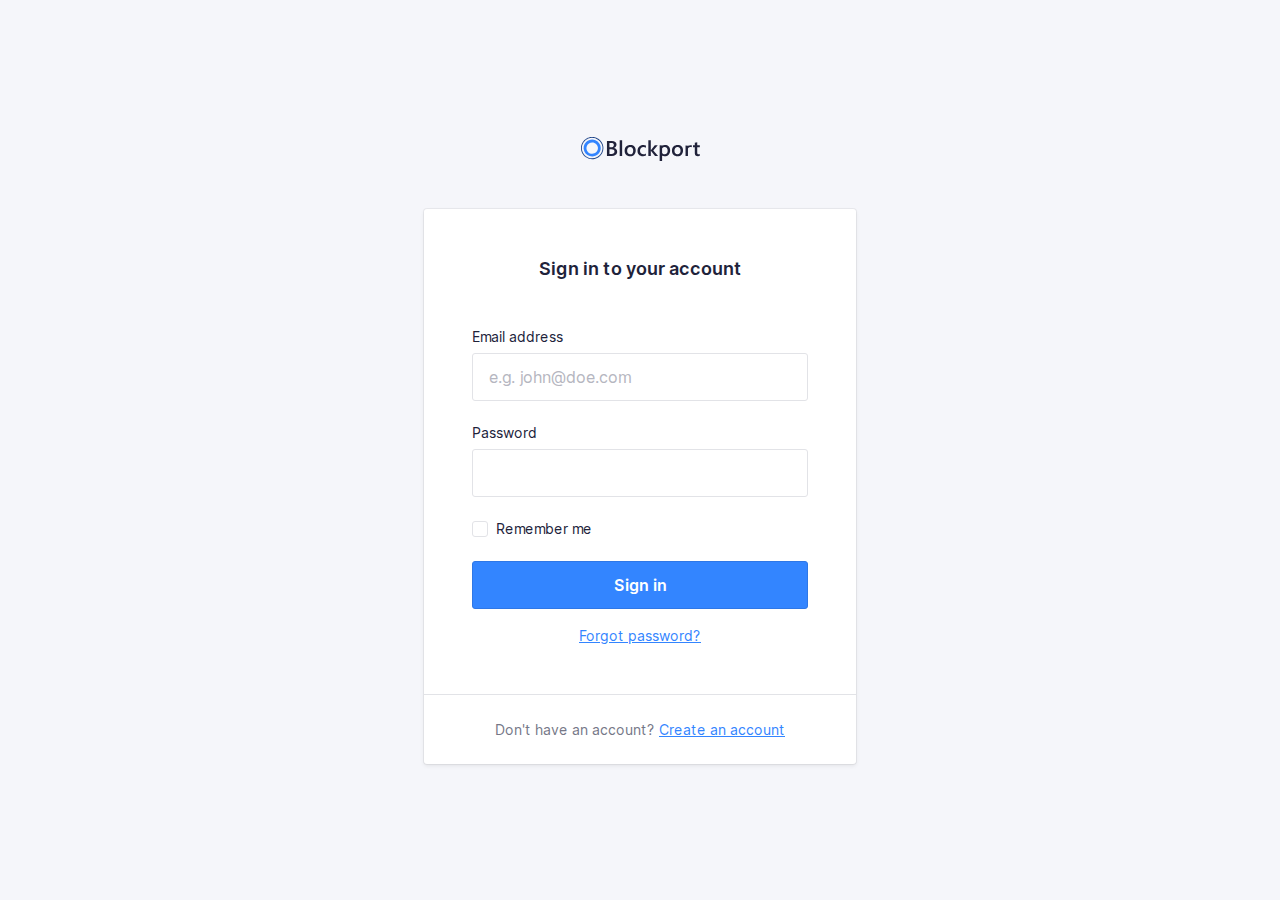
<file: index.html>
<!doctype html>
<html lang="en">
    <head>
        <meta charset="utf-8">
        <meta http-equiv="x-ua-compatible" content="ie=edge">
        <title>Blockport - Sign in</title>
        <meta name="description" content="This is my HTML5 boilerplate.">
        <meta name="viewport" content="width=device-width, initial-scale=1.0">
        <meta name="msapplication-TileColor" content="#3385FF">
        <meta name="theme-color" content="#3385FF">

        <link rel="apple-touch-icon" sizes="180x180" href="apple-touch-icon.png">
        <link rel="icon" type="image/png" sizes="32x32" href="favicon-32x32.png">
        <link rel="icon" type="image/png" sizes="16x16" href="favicon-16x16.png">
        <link rel="manifest" href="site.webmanifest">
        <link rel="mask-icon" href="safari-pinned-tab.svg" color="#3385FF">

        <link rel="stylesheet" href="css/normalize.css">
		<link rel="stylesheet" href="css/screen.css">        

        <script src="script/app.js"></script>
    </head>
    <body>
        <section class="o-row o-row--lg o-row--login">
            <div class="o-container u-max-width-xs">
                <h1 class="c-logo">
                    <svg class="c-logo__symbol" viewBox="0 0 119 24" xmlns="http://www.w3.org/2000/svg">
                        <path class="c-logo__path c-logo__path--1" d="M25.9496128,18.9917356 L25.9496128,4.04231406 L30.7396633,4.04231406 C32.19945,4.04231406 33.3560606,4.35834712 34.2094949,4.99041321 C35.0252057,5.55089835 35.5052521,6.4769114 35.4896465,7.4598347 C35.5056187,8.25676883 35.2485893,9.03557965 34.7604209,9.6694215 C34.2511175,10.3119823 33.5500641,10.7791057 32.7570539,11.0042975 L32.7570539,11.0459504 C33.6957957,11.1207168 34.5764055,11.5260387 35.2392256,12.1884297 C35.8602694,12.8310744 36.1707912,13.6667769 36.1707912,14.6955372 C36.1979832,15.9155062 35.6268682,17.0730015 34.6382155,17.8016529 C33.6205051,18.5950413 32.3363468,18.9917356 30.7857407,18.9917356 L25.9496128,18.9917356 Z M41.1511616,18.9918689 L38.6990404,18.9918689 L38.6990404,3.18727869 L41.1511616,3.18727869 L41.1511616,18.9918689 Z M49.1105387,19.2396694 C47.4477441,19.2396694 46.1195118,18.741157 45.1258418,17.7441322 C44.1321717,16.7471074 43.6360046,15.4247934 43.6373401,13.7771901 C43.6373401,11.9841322 44.1548767,10.5838017 45.1899495,9.57619833 C46.2250223,8.56859504 47.6200337,8.06479338 49.3749832,8.06479338 C51.0591469,8.06479338 52.3720202,8.55471073 53.3136027,9.53454547 C54.2551852,10.5143802 54.7226376,11.8730579 54.7159596,13.6105785 C54.7159596,15.313719 54.2091077,16.677686 53.195404,17.7024794 C52.1817003,18.7272727 50.8200787,19.2396694 49.1105387,19.2396694 Z M64.9231145,18.4998347 C63.986548,19.011405 62.9292595,19.2667693 61.8599663,19.2396694 C60.2572727,19.2396694 58.9657689,18.7444628 57.9854545,17.7540496 C57.0051402,16.7636364 56.5136477,15.4796694 56.5109764,13.9021488 C56.5109764,12.1434711 57.0385299,10.7312397 58.0936364,9.66545453 C59.1487429,8.59966942 60.5611166,8.0661157 62.3307576,8.06479338 C63.2258904,8.04636779 64.1144193,8.22027864 64.9351347,8.57454547 L64.9351347,10.8277686 C64.2490961,10.2941313 63.4035149,10.0011171 62.5310943,9.99471073 C61.5738178,9.96365776 60.6492491,10.3415166 59.9928283,11.0320661 C59.3330526,11.7236364 59.003165,12.6287603 59.003165,13.747438 C59.003165,14.8661157 59.3136869,15.7381818 59.9347306,16.3636364 C60.5557744,17.0023141 61.3891751,17.3216529 62.4349327,17.3216529 C63.3470917,17.3090469 64.2260005,16.9806241 64.9191077,16.3933884 L64.9191077,18.4998347 L64.9231145,18.4998347 Z M77.1256229,18.9918689 L74.0304209,18.9918689 L69.8393771,13.8605902 L69.7973064,13.8605902 L69.7973064,18.9918689 L67.3451852,18.9918689 L67.3451852,3.18727869 L69.7973064,3.18727869 L69.7973064,13.2039344 L69.8393771,13.2039344 L73.7980303,8.31462295 L76.7349663,8.31462295 L72.2814815,13.4718689 L77.1256229,18.9918689 Z M118.81569,18.8747107 C118.223016,19.1343064 117.578072,19.2557712 116.930522,19.2297521 C114.839007,19.2297521 113.793249,18.2380165 113.793249,16.2545455 L113.793249,10.2128926 L111.990219,10.2128926 L111.990219,8.31669423 L113.793249,8.31669423 L113.793249,5.84528927 L116.235354,5.15702479 L116.235354,8.31669423 L118.81569,8.31669423 L118.81569,10.2128926 L116.235354,10.2128926 L116.235354,15.5504132 C116.235354,16.1824793 116.351549,16.6340496 116.583939,16.905124 C116.81633,17.1761983 117.202312,17.3084298 117.741886,17.3018182 C118.130518,17.3099664 118.50999,17.1844984 118.81569,16.9467769 L118.81569,18.8647934 L118.81569,18.8747107 Z M109.678333,8.12826445 C110.052664,8.12904551 110.426384,8.1582218 110.796212,8.21553718 L110.796212,10.2961983 C110.392833,10.129817 109.958979,10.0480952 109.522071,10.0561983 C108.65244,10.0185786 107.815007,10.3854441 107.258266,11.0479339 C107.143588,11.1960713 107.043624,11.3548242 106.959764,11.5219835 L106.959764,18.9917356 L104.519663,18.9917356 L104.519663,8.37818184 L106.959764,8.66776859 L106.959764,8.67768594 C107.814579,8.30025824 108.742499,8.11272598 109.678333,8.12826445 Z M96.4320707,19.2396694 C94.7692761,19.2396694 93.4410438,18.741157 92.4473737,17.7441322 C91.4537037,16.7471074 90.9575366,15.4247934 90.9588721,13.7771901 C90.9588721,11.9841322 91.4764087,10.5838017 92.5114815,9.57619833 C93.5465543,8.56859504 94.9415657,8.06479338 96.6965152,8.06479338 C98.3806789,8.06479338 99.6935522,8.55471073 100.635135,9.53454547 C101.576717,10.5143802 102.04417,11.8730579 102.037492,13.6105785 C102.037492,15.313719 101.53064,16.677686 100.516936,17.7024794 C99.5032323,18.7272727 98.1416107,19.2396694 96.4320707,19.2396694 Z M87.7494781,9.53454547 C88.6883893,10.5157025 89.1578451,11.873719 89.1578451,13.608595 C89.1591806,15.3117355 88.6523287,16.6757025 87.6372896,17.7004959 C86.6222504,18.7252892 85.258625,19.2376859 83.5464141,19.2376859 C82.7065422,19.2489838 81.8737089,19.0847473 81.1023064,18.7557025 L81.1023064,23.8968595 L78.6622054,23.8968595 L78.6622054,8.31471073 L81.1023064,8.60429752 C81.9552279,8.23296681 82.8792553,8.04891403 83.8108586,8.06479338 C85.5017003,8.06479338 86.8145736,8.55471073 87.7494781,9.53454547 Z M96.5422559,9.99471073 C95.6726247,9.95709108 94.8351921,10.3239565 94.2784512,10.9864463 C93.7241864,11.6476033 93.4470539,12.5580165 93.4470539,13.7176859 C93.4470539,14.8363636 93.7275253,15.7170248 94.288468,16.3596694 C94.8529651,17.0028668 95.6823515,17.3568733 96.5422559,17.3216529 C97.5038721,17.3216529 98.2424466,17.0056198 98.7579798,16.3735537 C99.273513,15.7414876 99.5366216,14.8416529 99.5473064,13.6740496 C99.5473064,12.4998347 99.28954,11.5927273 98.7740067,10.9527273 C98.2584735,10.3127273 97.5145568,9.99338845 96.5422559,9.99471073 Z M28.4438047,6.03570248 L28.4438047,10.286281 L30.0645286,10.286281 C30.9353255,10.286281 31.6178058,10.0833058 32.1119697,9.67735538 C32.6061335,9.27140494 32.8532155,8.69619836 32.8532155,7.95173555 C32.8532155,6.67305785 31.9897643,6.03371902 30.262862,6.03371902 L28.4418013,6.03371902 L28.4438047,6.03570248 Z M28.4438047,12.2796694 L28.4438047,17.0082644 L30.5813973,17.0082644 C31.5163019,17.0082644 32.237514,16.7947108 32.7450337,16.3676033 C33.2602043,15.9259125 33.5416601,15.2742418 33.5083165,14.6003306 C33.5083165,13.0505785 32.4238271,12.2757025 30.2548485,12.2757025 L28.4518182,12.2757025 L28.4438047,12.2796694 Z M49.226734,9.99471073 C48.3571028,9.95709108 47.5196702,10.3239565 46.9629293,10.9864463 C46.4086646,11.6476033 46.131532,12.5580165 46.131532,13.7176859 C46.131532,14.8363636 46.4120034,15.7170248 46.9729461,16.3596694 C47.5370578,17.0036033 48.3664998,17.3583638 49.226734,17.3236364 C50.1883502,17.3236364 50.9269247,17.0076033 51.4424579,16.3755372 C51.9579912,15.7434711 52.2157576,14.8436364 52.2157576,13.6760331 C52.2157576,12.5018182 51.9579912,11.5947107 51.4424579,10.9547107 C50.9269247,10.3147108 50.1883502,9.99471073 49.226734,9.99471073 Z M85.8803367,16.3735537 C86.3958699,15.738843 86.6543043,14.8390083 86.6556397,13.6740496 C86.6556397,12.4985124 86.3978733,11.591405 85.8823401,10.9527273 C85.3668068,10.3140496 84.6282323,9.99471073 83.6666162,9.99471073 C82.796985,9.95709108 81.9595523,10.3239565 81.4028114,10.9864463 C81.2895823,11.124335 81.1896456,11.2724196 81.1043098,11.4287603 L81.1043098,15.9153719 C81.6149937,16.8312057 82.6094895,17.3774459 83.6646128,17.3216529 C84.626229,17.3216529 85.3648035,17.0056198 85.8803367,16.3735537 Z"></path>
                        <path class="c-logo__path c-logo__path--2" d="M11.1988215,19.5867769 C7.72899435,19.5891833 4.59940205,17.5218316 3.26949789,14.3488101 C1.93959376,11.1757885 2.67130845,7.5220381 5.12341434,5.09144786 C7.57552021,2.66085764 11.2650639,1.93214337 14.4714645,3.24513351 C17.6778651,4.55812363 19.7696074,7.65421885 19.771229,11.0895868 C19.7679239,15.7772288 15.9334776,19.5780304 11.1988215,19.5867769 Z M11.1988215,5.38314051 C8.86509736,5.38073339 6.75988968,6.77093308 5.86550131,8.90506387 C4.97111293,11.0391947 5.46382249,13.496632 7.11372873,15.1307206 C8.76363496,16.7648092 11.2455511,17.2534798 13.4013998,16.3687158 C15.5572486,15.4839518 16.962125,13.4001349 16.9605051,11.0895868 C16.9572,7.93949107 14.3805102,5.38572999 11.1988215,5.37917355 L11.1988215,5.38314051 Z"></path>
                        <path class="c-logo__path c-logo__path--3" d="M21.2917845,15.8796694 C21.3118182,15.8380165 21.3358586,15.8023141 21.3558923,15.7606612 C22.6443671,13.0744887 22.7786498,9.98607785 21.7280964,7.20021549 C20.6775431,4.41435317 18.5317957,2.16875244 15.7805219,0.975867769 L15.7805219,0.96 C15.6683333,0.910413222 15.5541414,0.874710744 15.4419529,0.82909091 C15.2937037,0.767603308 15.1434512,0.710082645 14.9931987,0.656528927 C14.792862,0.583140496 14.5925253,0.517685949 14.378165,0.458181816 C14.2319192,0.414545453 14.0856734,0.374876033 13.9394276,0.337190082 C13.7203928,0.281652893 13.501358,0.23338843 13.2823232,0.192396694 C13.1480976,0.16661157 13.0138721,0.144793388 12.8816498,0.124958678 C12.6546016,0.0905785125 12.4275533,0.0634710744 12.2005051,0.0436363637 C12.0762963,0.0337190082 11.9500842,0.0238016529 11.8258754,0.0178512397 C11.5881425,0.00462809917 11.3510774,-0.000661157024 11.1146801,0.00198347107 C10.988468,0.00198347107 10.8622559,0.00198347107 10.7380471,0.0119008265 C10.5076599,0.0218181818 10.2792761,0.0376859504 10.0528956,0.0614876034 C9.9146633,0.0753719009 9.77843434,0.0932231406 9.64220539,0.113057851 C9.44186869,0.142809918 9.22350168,0.176528926 9.01715488,0.218181818 C8.86089226,0.249917356 8.70462963,0.283636364 8.548367,0.321322314 C8.39210438,0.359008265 8.18575758,0.412561983 8.00745791,0.466115701 C7.82915825,0.519669423 7.65286195,0.577190081 7.47656566,0.638677688 C7.30026936,0.70016529 7.17405724,0.747768594 7.02580808,0.807272727 C6.82547138,0.884628098 6.63715488,0.969917355 6.44483165,1.05719008 C6.31861953,1.11471074 6.19441077,1.17421488 6.07220539,1.23768595 C5.87186869,1.34082644 5.67153199,1.45190082 5.47119529,1.56694215 C5.36301347,1.63041322 5.25683502,1.69586777 5.15065657,1.76528926 C4.95165543,1.89752066 4.75666107,2.02975207 4.5656734,2.16198347 C4.46416949,2.23603306 4.36400114,2.31140496 4.26516835,2.38809918 C4.07952302,2.52958678 3.89721661,2.67834711 3.71824916,2.83438017 C3.61607744,2.92363636 3.51791246,3.0168595 3.41774411,3.11008265 C3.25747475,3.26347108 3.10121212,3.42214876 2.94895623,3.5861157 C2.84678451,3.69719008 2.74861953,3.81024794 2.64845118,3.92528926 C2.51021886,4.08793389 2.37599327,4.25454547 2.24777778,4.42512397 C2.15161616,4.55206611 2.05946128,4.68099175 1.96930976,4.82181816 C1.90119529,4.92099175 1.82506734,5.0201653 1.75895623,5.11537188 C1.69284512,5.2105785 1.65878788,5.29190081 1.60670034,5.37917355 C1.53457912,5.49818184 1.46446128,5.61917355 1.40636364,5.74214876 C1.28415825,5.96231406 1.16796296,6.18446282 1.06178451,6.40859504 C1.02372054,6.44826445 0.995673401,6.49586778 0.981649832,6.54148761 C0.967626263,6.58710744 0.939579125,6.65454547 0.915538721,6.71008265 C0.808692479,6.95471075 0.711863077,7.20132232 0.625050505,7.44991735 C0.588989899,7.55438018 0.55426487,7.65884298 0.520875421,7.76330577 C0.444747475,8.00528927 0.377968575,8.24793388 0.320538721,8.49123966 C0.291156005,8.61157023 0.263776655,8.73190084 0.238400673,8.85223141 C0.191655443,9.07966942 0.152255892,9.30710742 0.12020202,9.53454547 C0.10016835,9.67338842 0.0821380471,9.81024795 0.0681144781,9.9490909 C0.0460774411,10.1613223 0.0320538721,10.3715703 0.022037037,10.5838017 C0.022037037,10.7365289 0.010016835,10.8872727 0.010016835,11.04 C0.010016835,11.2383471 0.010016835,11.4366942 0.026043771,11.6350413 C0.026043771,11.7917356 0.0440740741,11.9484297 0.0580976431,12.105124 C0.0761279461,12.3034711 0.104175084,12.5018182 0.132222222,12.7001653 C0.146245791,12.8429752 0.18030303,13.0036364 0.2003367,13.1543802 C0.238400673,13.3527273 0.286481481,13.5510744 0.336565657,13.7494215 C0.380639731,13.8961983 0.406683502,14.0330579 0.446750842,14.1758678 C0.506851852,14.3742149 0.576969697,14.5844628 0.647087542,14.7867769 C0.693164983,14.9157025 0.739242424,15.0446281 0.789326599,15.1715703 C0.871464646,15.3699174 0.963619529,15.5801653 1.05777778,15.7804959 C1.11387205,15.8995041 1.16996633,16.0185124 1.23006734,16.1355372 C1.33223906,16.3338843 1.44242424,16.5322314 1.55461279,16.7166942 C1.62473064,16.8357025 1.69484848,16.9527273 1.76897306,17.0677686 C1.88316498,17.2442975 2.00537037,17.4168595 2.12957912,17.587438 C2.21973064,17.7123967 2.31188552,17.8353719 2.40804714,17.9563636 C2.50420875,18.0773554 2.65646465,18.2519008 2.78468013,18.3966942 C2.91289562,18.5414876 3.02308081,18.6644628 3.14929293,18.7933884 C3.27550505,18.9223141 3.3876936,19.027438 3.51190236,19.1424794 C3.63611111,19.2575206 3.81841751,19.4241322 3.98069024,19.5590082 C4.09287879,19.6522314 4.20907407,19.7434711 4.32727273,19.8327273 C4.50957912,19.9735537 4.69388889,20.1084297 4.88621212,20.2294215 C4.9362963,20.2631405 4.98037037,20.3008265 5.03045455,20.3345455 C7.52290169,21.989742 10.5859073,22.5756212 13.5217147,21.9587191 C16.4575222,21.3418171 19.0161165,19.5746694 20.6146465,17.0598347 L20.6266667,17.0598347 C20.6647306,17.0003306 20.6947811,16.9368595 20.7328451,16.8753719 C20.8149832,16.7424794 20.8911111,16.6036364 20.9692424,16.4647934 C21.0854377,16.2763636 21.1936195,16.08 21.2917845,15.8796694 Z M6.96771044,20.4198347 C6.40765296,20.1694737 5.87129224,19.8701033 5.36501684,19.5252893 C5.18671717,19.4042975 5.01442761,19.2773554 4.84614478,19.1464463 C4.73996633,19.065124 4.63378788,18.9818182 4.53161616,18.8965289 C4.38136364,18.7715703 4.23912458,18.6406612 4.09888889,18.5097521 C3.9586532,18.378843 3.87451178,18.2995041 3.76632997,18.1884297 C3.65814815,18.0773554 3.53794613,17.9444628 3.42976431,17.8214876 C3.32158249,17.6985124 3.19737374,17.5557025 3.08718855,17.4247934 C2.97700337,17.2938843 2.91489899,17.1986777 2.83075758,17.0836364 C2.71656566,16.9249587 2.60237374,16.766281 2.49819865,16.6036364 C2.43008418,16.4965289 2.36597643,16.3894215 2.29786195,16.2803306 C2.19368687,16.1038017 2.09752525,15.9252893 1.9973569,15.7447934 C1.94126263,15.6376859 1.89117845,15.528595 1.83909091,15.4195041 C1.7609596,15.2231405 1.67681818,15.0386777 1.60069024,14.8482644 C1.55461279,14.7332231 1.51454545,14.6161983 1.47247475,14.501157 C1.40436027,14.3127273 1.34025253,14.1242975 1.28415825,13.9319008 C1.24609428,13.8029752 1.2140404,13.6760331 1.18198653,13.5490909 C1.13590909,13.3626446 1.09183502,13.1761983 1.05577441,12.9897521 C1.02973064,12.8429752 1.0076936,12.7140496 0.981649832,12.5771901 C0.953602694,12.3927273 0.92956229,12.2082644 0.911531987,12.0218182 C0.897508418,11.8809918 0.889494949,11.7401653 0.881481481,11.5993388 C0.881481481,11.4109091 0.865454545,11.2224794 0.865454545,11.0340496 C0.865454545,10.8971901 0.865454545,10.7603306 0.877474747,10.6254545 C0.877474747,10.4271074 0.899511785,10.2287603 0.919545455,10.0304132 C0.931565657,9.90743803 0.94959596,9.78247936 0.965622896,9.65950414 C0.995673401,9.44528927 1.03173401,9.23107436 1.07580808,9.01884299 C1.09784512,8.91173555 1.12188552,8.80462812 1.14792929,8.69950414 C1.20402357,8.47074382 1.27080247,8.24330577 1.34826599,8.01719009 C1.37764871,7.9246281 1.408367,7.83206612 1.44042088,7.73950414 C1.52189113,7.50545453 1.61204265,7.2740496 1.71087542,7.04528927 C1.75094276,6.95206611 1.7910101,6.86082645 1.83508418,6.76958679 C1.93525253,6.55537188 2.03542088,6.3490909 2.15762626,6.14479338 C2.21973064,6.03570248 2.27983165,5.92661158 2.34594276,5.81752064 C2.45412458,5.63900825 2.5683165,5.46644628 2.68651515,5.29586778 C2.7686532,5.17685949 2.85279461,5.0598347 2.93893939,4.94479338 C3.06047699,4.7847934 3.18602133,4.62876031 3.31557239,4.47669423 C3.40505612,4.36826447 3.49520763,4.26710742 3.58602694,4.17322312 C3.73026936,4.01983471 3.87718294,3.86842975 4.02676768,3.71900826 C4.11491582,3.63438017 4.20506734,3.55173554 4.29722222,3.47107438 C4.46016275,3.32694215 4.62710998,3.18809917 4.79806397,3.05454545 C4.88754769,2.98446281 4.978367,2.91834711 5.07052189,2.85619835 C5.24815375,2.72396694 5.42912458,2.60099173 5.61343434,2.48727273 C5.71093152,2.42512397 5.80909651,2.36561983 5.90792929,2.30876033 C6.09090349,2.20165289 6.27654882,2.09983471 6.46486532,2.00330579 C6.57705387,1.94644628 6.69057799,1.89157025 6.80543771,1.83867769 C6.98306957,1.75669422 7.16203704,1.67933884 7.34234007,1.60661157 C7.47589785,1.55239669 7.61413018,1.50082645 7.75703704,1.45190082 C7.91864196,1.39504132 8.08225029,1.34214876 8.24786195,1.29322314 C8.41347361,1.24429752 8.57975307,1.2 8.74670034,1.16033058 C8.8896072,1.12595041 9.03318182,1.09421488 9.17742424,1.06512397 C9.36841191,1.02677686 9.56073514,0.994380165 9.75439394,0.967933885 C9.87993826,0.950743802 10.0061504,0.934876033 10.1330303,0.920330577 C10.3440516,0.899173554 10.5557407,0.883966942 10.7680976,0.874710744 L11.1126768,0.874710744 C11.3317116,0.874710744 11.5514141,0.880000001 11.7717845,0.890578513 L12.1143603,0.914380167 C12.3307239,0.932892563 12.5464197,0.958677687 12.7614478,0.991735538 C12.8829854,1.01024793 13.004523,1.0307438 13.1260606,1.05322314 C13.330404,1.09157025 13.5347475,1.13652893 13.7390909,1.18809918 C13.8713131,1.22181818 14.0035354,1.25752066 14.1397643,1.29719008 C14.3320875,1.35404959 14.523743,1.41619835 14.7147306,1.48363636 C14.8509596,1.53322314 14.9851852,1.58479339 15.115404,1.64033058 C17.755199,2.69780719 19.8336285,4.79210648 20.8551251,7.42387715 C21.8766218,10.0556478 21.7496417,12.9890377 20.5044613,15.5246281 C20.4123064,15.7229752 20.3041246,15.8975206 20.207963,16.08 C20.1378451,16.2029752 20.0697306,16.3279339 19.9956061,16.4489256 C17.2731751,20.8198837 11.7011151,22.517402 6.96771044,20.4178512 L6.96771044,20.4198347 Z"></path>
                    </svg>
                </h1>
                <form class="c-card" action="#">
                    <div class="c-card__body">
                        <h2 class="c-card__title">
                            Sign in to your account
                        </h2>
                        <p class="js-email-field c-form-field">
                            <label class="c-label" for="username">
                                Email address   
                                <span class="c-label__error-message js-email-error-message">
                                    This field is required.
                                </span>                             
                            </label>
                            <input class="js-email-input c-input" type="email" name="username" id="username" placeholder="e.g. john@doe.com" required>
                        </p>
                        <p class="js-password-field c-form-field">
                            <label class="c-label" for="password">
                                <span class="c-label__error-message js-password-error-message">
                                    This field is required.
                                </span>
								Password								
                            </label>                            
                            <input class="js-password-input c-input" type="password" name="password" id="password" required>
                        </p>
                        <!-- Custom checkbox -->
                        <p class="c-form-field c-form-field--option">
                            <input class="o-hide-accessible c-option c-option--hidden js-remember-input" type="checkbox" id="customRememberme">
                            <label class="c-label c-label--option c-custom-option js-remember-label" for="customRememberme">
                                <span class="c-custom-option__fake-input c-custom-option__fake-input--checkbox">
                                    <svg class="c-custom-option__symbol" xmlns="http://www.w3.org/2000/svg" viewBox="0 0 9 6.75">
                                        <path d="M4.75,9.5a1,1,0,0,1-.707-.293l-2.25-2.25A1,1,0,1,1,3.207,5.543L4.75,7.086,8.793,3.043a1,1,0,0,1,1.414,1.414l-4.75,4.75A1,1,0,0,1,4.75,9.5" transform="translate(-1.5 -2.75)"/>
                                    </svg>
                                </span>
                                Remember me
                            </label>
                        </p>
                        <p class="u-mb-md">
                            <!-- Button -->
                            <button class="js-sign-in o-button-reset c-button js-sign-in-button">Sign in</button>
                        </p>
                        <p class="u-text-sm u-align-text-center">
                            <a href="#!">
                                Forgot password?
                            </a>
                        </p>
                    </div>
                    <div class="c-card__footer">
                        <p class="u-align-text-center u-text-sm u-color-neutral-dark">
                            Don't have an account? <a href="#">Create an account</a>
                        </p>
                    </div>
                </form>

            </div>
        </section>
    </body>
</html>
</file>
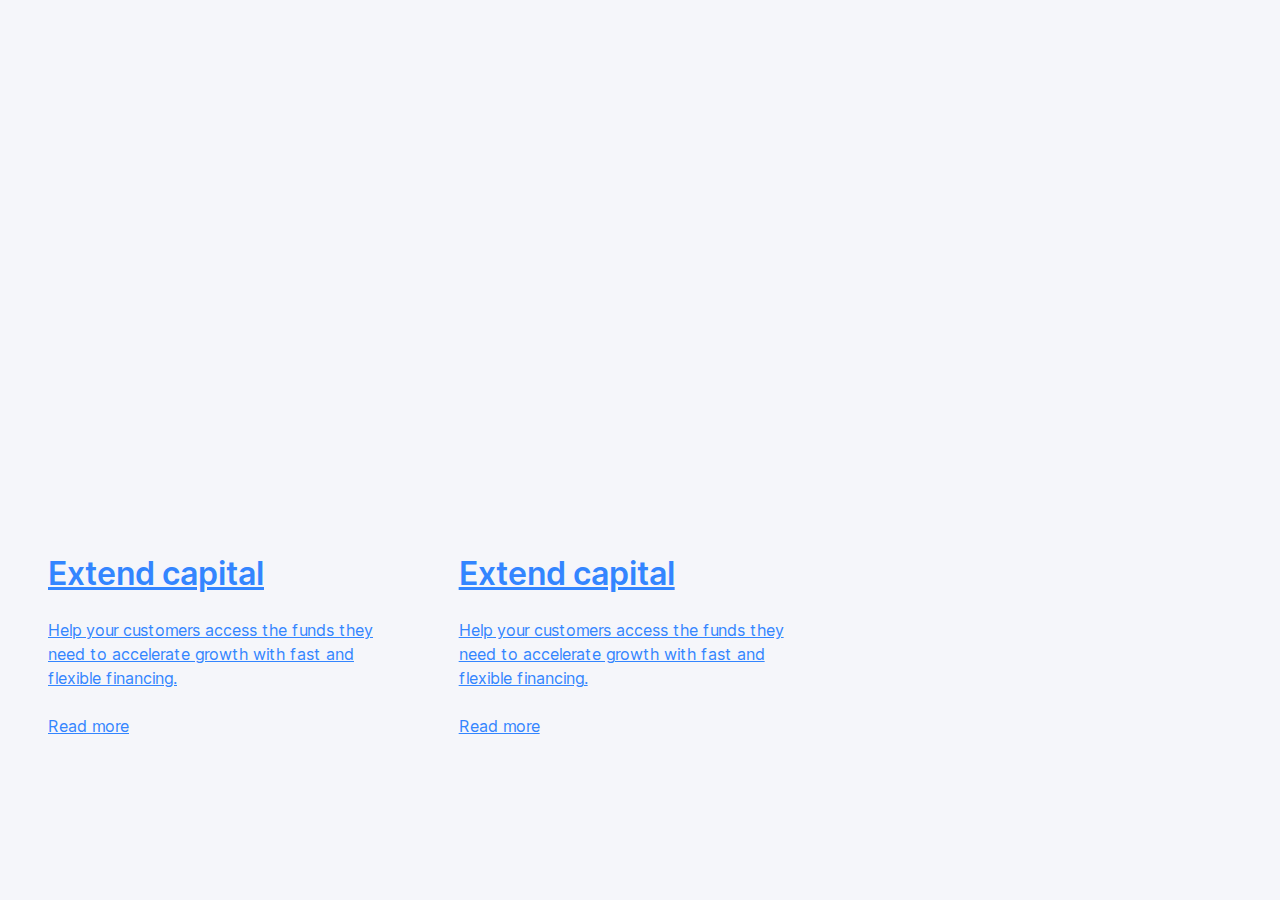
<file: cards.html>
<!doctype html>
<html lang="en">
    <head>
        <meta charset="utf-8">
        <meta http-equiv="x-ua-compatible" content="ie=edge">
        <title>Blockport - Sign in</title>
        <meta name="description" content="This is my HTML5 boilerplate.">
        <meta name="viewport" content="width=device-width, initial-scale=1.0">
        <meta name="msapplication-TileColor" content="#3385FF">
        <meta name="theme-color" content="#3385FF">

        <link rel="apple-touch-icon" sizes="180x180" href="apple-touch-icon.png">
        <link rel="icon" type="image/png" sizes="32x32" href="favicon-32x32.png">
        <link rel="icon" type="image/png" sizes="16x16" href="favicon-16x16.png">
        <link rel="manifest" href="site.webmanifest">
        <link rel="mask-icon" href="safari-pinned-tab.svg" color="#3385FF">

        <link rel="stylesheet" href="css/normalize.css">
		<link rel="stylesheet" href="css/screen.css">
    </head>
    <body>
        <section class="o-row o-row--lg o-row--login">
            <div class="o-container">
                <div class="o-layout o-layout--gutter-lg">
                    <div class="o-layout__item u-1-of-3-bp3">
                        <a href="#!" class="c-tent">
                            <div class="c-tent__icon-wrapper">
                                <svg class="c-tent__icon c-icon" xmlns="http://www.w3.org/2000/svg" viewBox="0 0 48 48">
                                    <g fill="none" fill-rule="evenodd">
                                        <circle class="c-icon__path c-icon__path--color-1" cx="24" cy="24" r="23"></circle>
                                        <path class="c-icon__path c-icon__path--color-2" d="M23.03 36v-3.74a11.64 11.64 0 0 1-3.77-1.07v-3.07a8.36 8.36 0 0 0 4.56 1.5c1.67 0 2.82-.86 2.82-2.11 0-3.15-7.64-1.62-7.64-7.12 0-2.25 1.59-3.94 4.03-4.48V12h2.84v3.74c1.1.1 2.23.38 3.36.9v2.98a8 8 0 0 0-4.15-1.25c-1.6 0-2.72.77-2.72 1.97 0 3 7.64 1.46 7.64 7.11 0 2.33-1.62 4.1-4.13 4.66V36h-2.84z">
                                        </path>
                                    </g>
                                </svg>
                            </div>
                            <div class="c-tent__body">
                                <div class="c-tent__content">
                                    <h2 class="c-tent__title">
                                        Extend capital
                                    </h2>
                                    <p>
                                        Help your customers access the funds they need to accelerate growth with fast and flexible financing.
                                    </p>
                                </div>
                                <div class="c-tent__action">
                                    Read more
                                </div>
                            </div>                           
                        </a>
                    </div>
                    <div class="o-layout__item u-1-of-3-bp3">
                        <a href="#!" class="c-tent">
                            <div class="c-tent__icon-wrapper">
                                <svg class="c-tent__icon c-icon" xmlns="http://www.w3.org/2000/svg" viewBox="0 0 48 48">
                                    <g fill="none" transform="translate(1 8)">
                                        <path class="c-icon__path c-icon__path--color-1"
                                            d="M44,32 L13,32 C11.8954305,32 11,31.1045695 11,30 L11,19.2 L33.455,19.2 L33.455,18 L46,18 L46,30 C46,31.1045695 45.1045695,32 44,32 Z M33.455,9 L44,9 C45.1045695,9 46,9.8954305 46,11 L46,13 L33.455,13 L33.455,9 Z">
                                        </path>
                                        <path class="c-icon__path c-icon__path--color-2"
                                            d="M33,23 L2,23 C0.8954305,23 0,22.1045695 0,21 L0,2 C0,0.8954305 0.8954305,0 2,0 L33,0 C34.1045695,0 35,0.8954305 35,2 L35,21 C35,22.1045695 34.1045695,23 33,23 Z M10,7 C10,6.44771525 9.55228475,6 9,6 L4,6 C3.44771525,6 3,6.44771525 3,7 L3,10 C3,10.5522847 3.44771525,11 4,11 L9,11 C9.55228475,11 10,10.5522847 10,10 L10,7 Z">
                                        </path>
                                    </g>
                                </svg>
                            </div>
                            <div class="c-tent__body">
                                <div class="c-tent__content">
                                    <h2 class="c-tent__title">
                                        Extend capital
                                    </h2>
                                    <p>
                                        Help your customers access the funds they need to accelerate growth with fast and flexible financing.
                                    </p>
                                </div>
                                <div class="c-tent__action">
                                    Read more
                                </div>
                            </div>                           
                        </a>
                    </div>
                </div>                
            </div>
        </section>
    </body>
</html>
</file>
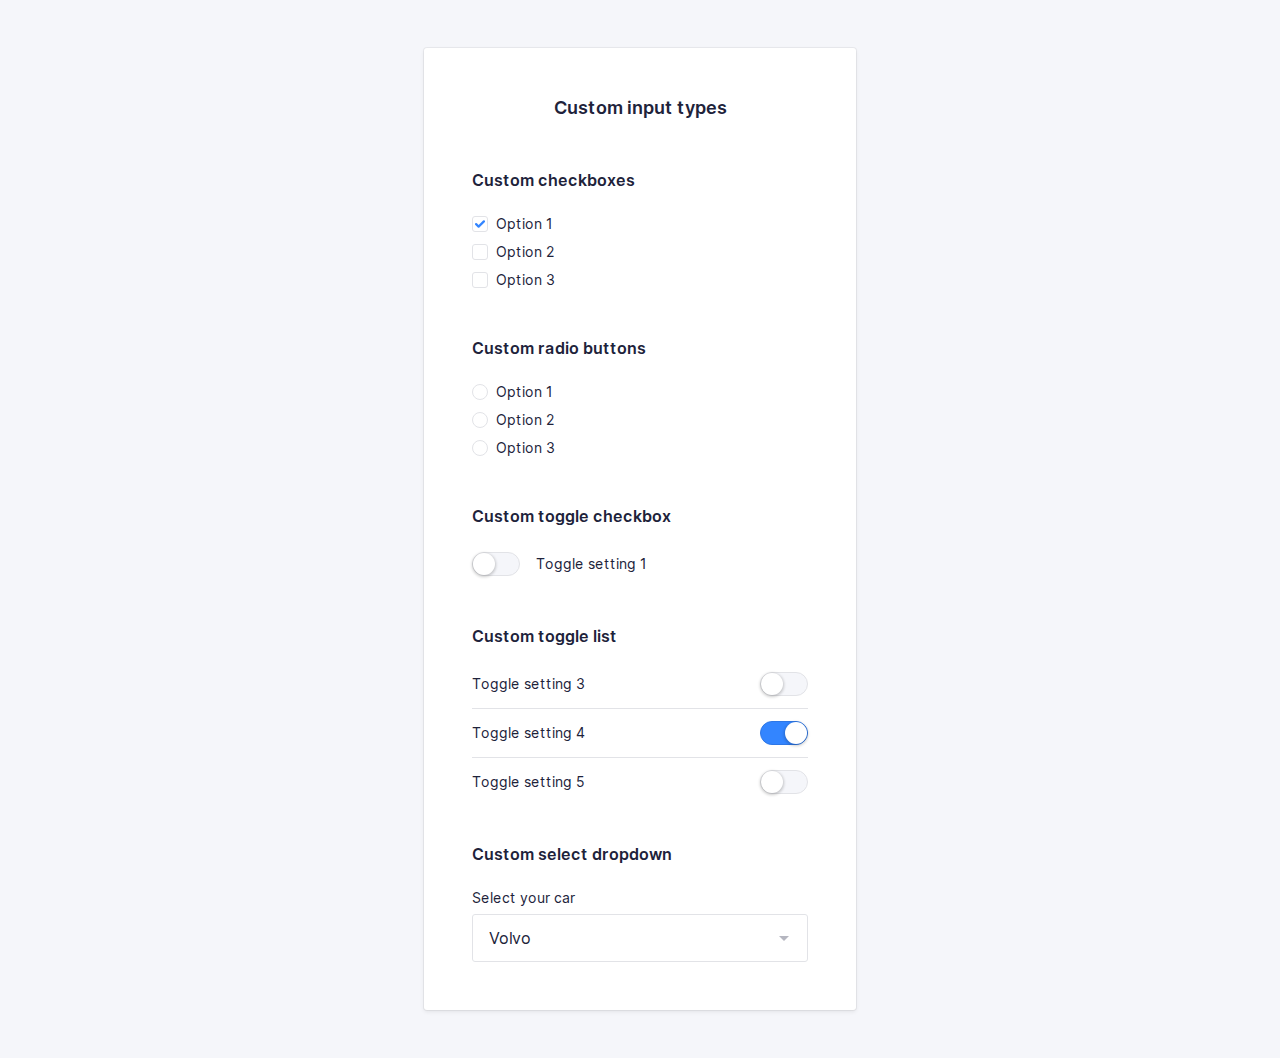
<file: inputs.html>
<!doctype html>
<html lang="en">

<head>
    <meta charset="utf-8">
    <meta http-equiv="x-ua-compatible" content="ie=edge">
    <title>Blockport - Custom input types</title>
    <meta name="description" content="This is my HTML5 boilerplate.">
    <meta name="viewport" content="width=device-width, initial-scale=1.0">
    <meta name="msapplication-TileColor" content="#3385FF">
    <meta name="theme-color" content="#3385FF">

    <link rel="apple-touch-icon" sizes="180x180" href="apple-touch-icon.png">
    <link rel="icon" type="image/png" sizes="32x32" href="favicon-32x32.png">
    <link rel="icon" type="image/png" sizes="16x16" href="favicon-16x16.png">
    <link rel="manifest" href="site.webmanifest">
    <link rel="mask-icon" href="safari-pinned-tab.svg" color="#3385FF">

    <link rel="stylesheet" href="css/normalize.css">
    <link rel="stylesheet" href="css/screen.css">
</head>

<body>
    <section class="o-row o-row--lg o-row--login o-row--beta">
        <div class="o-container u-max-width-xs">
            <form class="c-card" action="#">
                <div class="c-card__body">
                    <h2 class="c-card__title">
                        Custom input types
                    </h2>
                    <div class="o-section">
                        <!-- Custom checkboxes -->
                        <h5>
                            Custom checkboxes
                        </h5>
                        <ul class="o-list c-option-list">
                            <li class="c-form-field c-form-field--option c-option-list__item">
                                <input class="o-hide-accessible c-option c-option--hidden" type="checkbox"
                                    id="checkbox1" checked>
                                <label class="c-label c-label--option c-custom-option" for="checkbox1">
                                    <span class="c-custom-option__fake-input c-custom-option__fake-input--checkbox">
                                        <svg class="c-custom-option__symbol" xmlns="http://www.w3.org/2000/svg"
                                            viewBox="0 0 9 6.75">
                                            <path
                                                d="M4.75,9.5a1,1,0,0,1-.707-.293l-2.25-2.25A1,1,0,1,1,3.207,5.543L4.75,7.086,8.793,3.043a1,1,0,0,1,1.414,1.414l-4.75,4.75A1,1,0,0,1,4.75,9.5"
                                                transform="translate(-1.5 -2.75)" />
                                        </svg>
                                    </span>
                                    Option 1
                                </label>
                            </li>
                            <li class="c-form-field c-form-field--option c-option-list__item">
                                <input class="o-hide-accessible c-option c-option--hidden" type="checkbox"
                                    id="checkbox2">
                                <label class="c-label c-label--option c-custom-option" for="checkbox2">
                                    <span class="c-custom-option__fake-input c-custom-option__fake-input--checkbox">
                                        <svg class="c-custom-option__symbol" xmlns="http://www.w3.org/2000/svg"
                                            viewBox="0 0 9 6.75">
                                            <path
                                                d="M4.75,9.5a1,1,0,0,1-.707-.293l-2.25-2.25A1,1,0,1,1,3.207,5.543L4.75,7.086,8.793,3.043a1,1,0,0,1,1.414,1.414l-4.75,4.75A1,1,0,0,1,4.75,9.5"
                                                transform="translate(-1.5 -2.75)" />
                                        </svg>
                                    </span>
                                    Option 2
                                </label>
                            </li>
                            <li class="c-form-field c-form-field--option c-option-list__item">
                                <input class="o-hide-accessible c-option c-option--hidden" type="checkbox"
                                    id="checkbox3">
                                <label class="c-label c-label--option c-custom-option" for="checkbox3">
                                    <span class="c-custom-option__fake-input c-custom-option__fake-input--checkbox">
                                        <svg class="c-custom-option__symbol" xmlns="http://www.w3.org/2000/svg"
                                            viewBox="0 0 9 6.75">
                                            <path
                                                d="M4.75,9.5a1,1,0,0,1-.707-.293l-2.25-2.25A1,1,0,1,1,3.207,5.543L4.75,7.086,8.793,3.043a1,1,0,0,1,1.414,1.414l-4.75,4.75A1,1,0,0,1,4.75,9.5"
                                                transform="translate(-1.5 -2.75)" />
                                        </svg>
                                    </span>
                                    Option 3
                                </label>
                            </li>
                        </ul>
                    </div>
                    <div class="o-section">
                        <!-- Custom radio buttons -->
                        <h5>
                            Custom radio buttons
                        </h5>
                        <ul class="o-list c-option-list">
                            <li class="c-form-field c-form-field--option c-option-list__item">
                                <input class="o-hide-accessible c-option c-option--hidden" type="radio" name="radios"
                                    id="radio1">
                                <label class="c-label c-label--option c-custom-option" for="radio1">
                                    <span class="c-custom-option__fake-input c-custom-option__fake-input--radio">
                                        <span class="c-custom-option__symbol"></span>
                                    </span>
                                    Option 1
                                </label>
                            </li>
                            <li class="c-form-field c-form-field--option c-option-list__item">
                                <input class="o-hide-accessible c-option c-option--hidden" type="radio" name="radios"
                                    id="radio2">
                                <label class="c-label c-label--option c-custom-option" for="radio2">
                                    <span class="c-custom-option__fake-input c-custom-option__fake-input--radio">
                                        <span class="c-custom-option__symbol"></span>
                                    </span>
                                    Option 2
                                </label>
                            </li>
                            <li class="c-form-field c-form-field--option c-option-list__item">
                                <input class="o-hide-accessible c-option c-option--hidden" type="radio" name="radios"
                                    id="radio3">
                                <label class="c-label c-label--option c-custom-option" for="radio3">
                                    <span class="c-custom-option__fake-input c-custom-option__fake-input--radio">
                                        <span class="c-custom-option__symbol"></span>
                                    </span>
                                    Option 3
                                </label>
                            </li>
                        </ul>
                    </div>
                    <div class="o-section">
                        <!-- Custom toggle checkboxes -->
                        <h5>
                            Custom toggle checkbox
                        </h5>
                        <p>
                            <input class="o-hide-accessible c-option c-option--hidden" type="checkbox" id="toggle1">
                            <label class="c-label c-label--option c-custom-toggle" for="toggle1">
                                <span class="c-custom-toggle__fake-input">
                                </span>
                                Toggle setting 1
                            </label>
                        </p>
                    </div>
                    <div class="o-section">
                        <h5>
                            Custom toggle list
                        </h5>
                        <ul class="o-list c-custom-toggle-list">
                            <li class="c-custom-toggle-list__item">
                                <input class="o-hide-accessible c-option c-option--hidden" type="checkbox" id="toggle3">
                                <label class="c-label c-label--option c-custom-toggle c-custom-toggle--inverted"
                                    for="toggle3">
                                    <span class="c-custom-toggle__fake-input">
                                    </span>
                                    Toggle setting 3
                                </label>
                            </li>
                            <li class="c-custom-toggle-list__item">
                                <input class="o-hide-accessible c-option c-option--hidden" type="checkbox" id="toggle4"
                                    checked>
                                <label class="c-label c-label--option c-custom-toggle c-custom-toggle--inverted"
                                    for="toggle4">
                                    <span class="c-custom-toggle__fake-input">
                                    </span>
                                    Toggle setting 4
                                </label>
                            </li>
                            <li class="c-custom-toggle-list__item">
                                <input class="o-hide-accessible c-option c-option--hidden" type="checkbox" id="toggle5">
                                <label class="c-label c-label--option c-custom-toggle c-custom-toggle--inverted"
                                    for="toggle5">
                                    <span class="c-custom-toggle__fake-input">
                                    </span>
                                    Toggle setting 5
                                </label>
                            </li>
                        </ul>
                    </div>
                    <div class="o-section">
                        <!-- Custom select -->
                        <h5>
                            Custom select dropdown
                        </h5>
                        <p class="c-form-field">
                            <label class="c-label" for="select1">
                                Select your car
                            </label>
                            <span class="c-custom-select">
                                <select class="c-input c-custom-select__input" class="" name="select1" id="select1">
                                    <option value="volvo">Volvo</option>
                                    <option value="saab">Saab</option>
                                    <option value="mercedes">Mercedes</option>
                                    <option value="audi">Audi</option>
                                </select>
                                <svg class="c-custom-select__symbol" xmlns="http://www.w3.org/2000/svg"
                                    viewBox="0 0 24 24">
                                    <path d="M7,10l5,5,5-5Z" />
                                </svg>
                            </span>
                        </p>
                    </div>
                </div>
            </form>
        </div>
    </section>
</body>

</html>
</file>
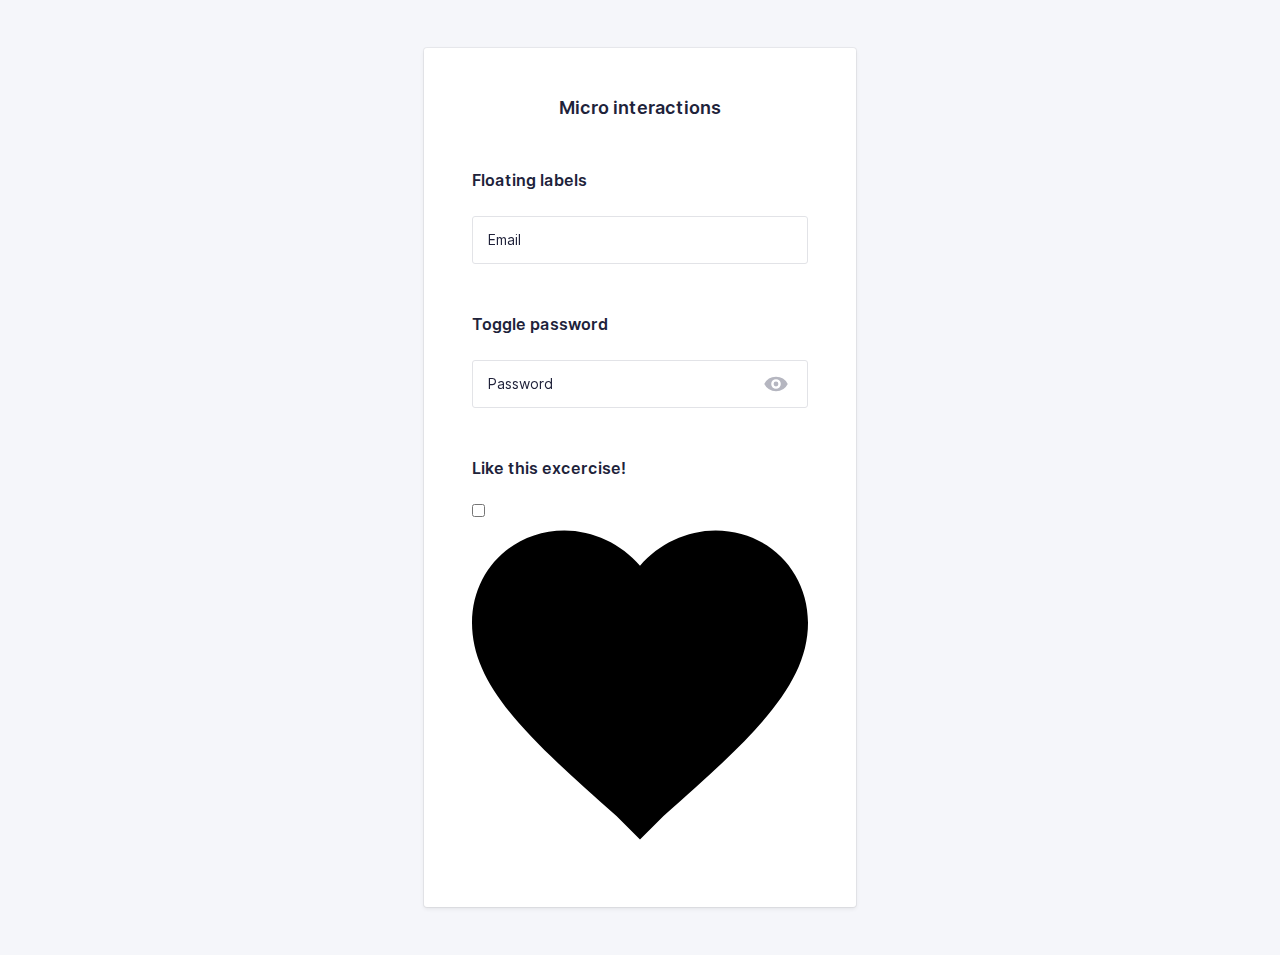
<file: interactions.html>
<!doctype html>
<html lang="en">

<head>
    <meta charset="utf-8">
    <meta http-equiv="x-ua-compatible" content="ie=edge">
    <title>Blockport - Custom input types</title>
    <meta name="description" content="This is my HTML5 boilerplate.">
    <meta name="viewport" content="width=device-width, initial-scale=1.0">
    <meta name="msapplication-TileColor" content="#3385FF">
    <meta name="theme-color" content="#3385FF">

    <link rel="apple-touch-icon" sizes="180x180" href="apple-touch-icon.png">
    <link rel="icon" type="image/png" sizes="32x32" href="favicon-32x32.png">
    <link rel="icon" type="image/png" sizes="16x16" href="favicon-16x16.png">
    <link rel="manifest" href="site.webmanifest">
    <link rel="mask-icon" href="safari-pinned-tab.svg" color="#3385FF">

    <link rel="stylesheet" href="css/normalize.css">
    <link rel="stylesheet" href="css/screen.css">

    <script src="script/app.js"></script>
</head>

<body>
    <section class="o-row o-row--lg o-row--login o-row--beta">
        <div class="o-container u-max-width-xs">
            <form class="c-card" action="#">
                <div class="c-card__body">
                    <h2 class="c-card__title">
                        Micro interactions
                    </h2>
                    <div class="o-section">
                        <h5>
                            Floating labels
                        </h5>
                        <p class="c-form-field">
                            <label class="c-label c-label-micro-interaction" for="username">
                                Email
                            </label>
                            <input class="c-input" type="email" name="username"
                                   id="username"
                                   required>
                        </p>
                    </div>
                    <div class="o-section">
                        <h5>
                            Toggle password
                        </h5>
                        <p class="c-form-field">
                            <label class="c-label c-label-micro-interaction" for="password">
                                Password
                            </label>
                            <span class="c-toggle-password-container">
                                <input class="js-password-input c-input" type="password"
                                       name="password" id="password" required>
                                <span class="c-toggle-password">
                                    <input class="js-password-show c-toggle-password__checkbox"
                                           type="checkbox" id="togglePassword">
                                    <label class="c-toggle-password__label"
                                           for="togglePassword">
                                        <svg class="c-toggle-password__icon c-toggle-password__icon--hide"
                                             xmlns="http://www.w3.org/2000/svg"
                                             viewBox="0 0 20 20">
                                            <path
                                                  d="M19.009,73.18l-1.77,1.78a3.908,3.908,0,0,0-1.037-.137,4,4,0,0,0-3.857,5.065l-.007-.028-2.76,2.75A11.106,11.106,0,0,1,6.4,78.82,11.014,11.014,0,0,1,19.076,73.2L19,73.18Zm3.8,1.85a11.163,11.163,0,0,1,3.2,3.79,11.014,11.014,0,0,1-12.7,5.622l.077.018,1.77-1.78a3.907,3.907,0,0,0,1.037.137,4,4,0,0,0,3.857-5.065l.007.028,2.76-2.75Zm-.25-3.99,1.42,1.42L9.839,86.6l-1.42-1.42Z"
                                                  transform="translate(-6.199 -68.82)" />
                                        </svg>
                                        <svg class="c-toggle-password__icon c-toggle-password__icon--show"
                                             xmlns="http://www.w3.org/2000/svg"
                                             viewBox="0 0 20 20">
                                            <path
                                                  d="M6.4,133.876a11,11,0,0,1,19.571-.061l.029.061a11,11,0,0,1-19.571.061l-.029-.061Zm9.8,4a4,4,0,1,0,0-8h0a4,4,0,0,0,0,8Zm0-2a2,2,0,0,1,0-4h0a2,2,0,1,1,0,4Z"
                                                  transform="translate(-6.2 -123.876)" />
                                        </svg>
                                        <span class="o-hide-accessible">
                                            Show password
                                        </span>
                                    </label>
                                </span>
                            </span>
                        </p>
                    </div>
                    <div class="o-section">
                        <h5>
                            Like this excercise!
                        </h5>
                        <p>
                            <input type="checkbox" />
                            <label>
                                <svg
                                     xmlns="http://www.w3.org/2000/svg"
                                     xmlns:xlink="http://www.w3.org/1999/xlink"
                                     version="1.1"
                                     viewBox="0 0 510 510"
                                     xml:space="preserve">
                                    <path
                                          d="M255,489.6l-35.7-35.7C86.7,336.6,0,257.55,0,160.65C0,81.6,61.2,20.4,140.25,20.4c43.35,0,86.7,20.4,114.75,53.55 C283.05,40.8,326.4,20.4,369.75,20.4C448.8,20.4,510,81.6,510,160.65c0,96.9-86.7,175.95-219.3,293.25L255,489.6z" />
                                </svg>
                            </label>
                        </p>
                    </div>
                </div>
            </form>
        </div>
    </section>
</body>

</html>
</file>
<file: css/screen.css>
/*------------------------------------*\
#FONTS
\*------------------------------------*/

@font-face {
    font-family: "Inter Web";
    font-weight: 400;
    src: url("../fonts/Inter-Regular.woff2") format("woff2")
}

@font-face {
    font-family: "Inter Web";
    font-weight: 600;
    src: url("../fonts/Inter-SemiBold.woff2") format("woff2")
}

/*------------------------------------*\
#Variables
\*------------------------------------*/

:root {
    /* Global colors */
    --global-color-alpha-light: #4F95FF;
    --global-color-alpha: #3385FF;
    --global-color-alpha-dark: #2E77E6;
    --global-color-alpha-x-dark: #1B4186;
    --global-color-alpha-transparent: #3385ffbf;
    --global-color-alpha-x-transparent: #3385ff4d;

    --global-color-neutral-xxxx-light: #F5F6FA;
    --global-color-neutral-xxx-light: #E2E3E7;
    --global-color-neutral-xx-light: #caccd4;
    --global-color-neutral-x-light: #b5b6c0;
    --global-color-neutral-light: #a0a1ad;
    --global-color-neutral: #8b8c9a;
    --global-color-neutral-dark: #757787;
    --global-color-neutral-x-dark: #606274;
    --global-color-neutral-xx-dark: #4b4c60;
    --global-color-neutral-xxx-dark: #35374d;
    --global-color-neutral-xxxx-dark: #20223a;

    /* global page settings */
    --global-html-color: var(--global-color-neutral-xxxx-dark);
    --global-html-backgroundColor: var(--global-color-neutral-xxxx-light);
    --global-selection-backgroundColor: var(--global-color-alpha);

    /* borders */
    --global-borderRadius: 3px;
    --global-borderWidth: 1px;

    /* transitions */
    --global-transitionTiming-alpha: .1s ease-out;

    /* Baseline settings */
    --global-baseline: 8px;
    --global-whitespace: calc(var(--global-baseline) * 3);
    /* = 24px */

    --global-whitespace-xs: calc(var(--global-baseline) / 2);
    /* = 4px */
    --global-whitespace-sm: calc(var(--global-baseline) * 1);
    /*  = 8px */
    --global-whitespace-md: calc(var(--global-baseline) * 2);
    /*  = 16px */
    --global-whitespace-lg: calc(var(--global-baseline) * 4);
    /*  = 32px */
    --global-whitespace-xl: calc(var(--global-whitespace) * 2);
    /*  = 48px */
    --global-whitespace-xxl: calc(var(--global-whitespace) * 3);
    /*  = 72px */

    /* forms */
    --global-placeholder-color: var(--global-color-neutral-x-light);
    --global-input-backgroundColor: White;
    --global-input-color: var(--global-color-neutral-xxxx-dark);
    --global-input-borderColor: var(--global-color-neutral-xxx-light);
    --global-input-hover-borderColor: var(--global-color-neutral-xx-light);
    --global-input-focus-borderColor: var(--global-color-alpha);
    --global-input-focus-boxShadowColor: var(--global-color-alpha-x-transparent);
    --global-input-focus-boxShadow: 0 0 0 3px var(--global-input-focus-boxShadowColor);

    --global-input-focus-boxShadowSpread: 0 0 0 3px;

    --global-color-error: #FF3333;
    --global-color-error-transparent: #FF3333;
    --global-input-error-borderColor: #FF3333;
    --global-input-error-boxShadowColor: #FF33334D;
}

/*------------------------------------*\
#GENERIC
\*------------------------------------*/

/*
    Generic: Page
    ---
    Global page styles + universal box-sizing:
*/

html {
    background-color: var(--global-html-backgroundColor);
    color: var(--global-html-color);
    font-size: 16px;
    line-height: 1.5;
    font-family: "Inter Web", Helvetica, arial, sans-serif;
    box-sizing: border-box;
    -webkit-font-smoothing: antialiased;
    -moz-osx-font-smoothing: grayscale;
}

*,
*:before,
*:after {
    box-sizing: inherit;
}

/*
* Remove text-shadow in selection highlight:
* https://twitter.com/miketaylr/status/12228805301
*
* Customize the background color to match your design.
*/

::-moz-selection {
    background: var(--global-selection-backgroundColor);
    color: white;
    text-shadow: none;
}

::selection {
    background: var(--global-selection-backgroundColor);
    color: white;
    text-shadow: none;
}

/*------------------------------------*\
#Elements
\*------------------------------------*/

/*
Elements: Images
---
Default markup for images to make them responsive
*/

img {
    max-width: 100%;
    vertical-align: top;
}

/*
    Elements: typography
    ---
    Default markup for typographic elements
*/

h1,
h2,
h3 {
    font-weight: 600;
}

h1 {
    font-size: 36px;
    line-height: 48px;
    margin: 0 0 var(--global-whitespace);
}

h2 {
    font-size: 32px;
    line-height: 40px;
    margin: 0 0 var(--global-whitespace);
}

h3 {
    font-size: 26px;
    line-height: 32px;
    margin: 0 0 var(--global-whitespace);
}

h4,
h5,
h6 {
    font-size: 16px;
    font-weight: 600;
    line-height: 24px;
    margin: 0 0 var(--global-whitespace);
}

p,
ol,
ul,
dl,
table,
address,
figure {
    margin: 0 0 var(--global-whitespace);
}

ul,
ol {
    padding-left: var(--global-whitespace);
}

li ul,
li ol {
    margin-bottom: 0;
}

blockquote {
    font-style: normal;
    font-size: 23px;
    line-height: 32px;
    margin: 0 0 var(--global-whitespace);
}

blockquote * {
    font-size: inherit;
    line-height: inherit;
}

figcaption {
    font-weight: 400;
    font-size: 12px;
    line-height: 16px;
    margin-top: var(--global-whitespace-sm);
}

hr {
    border: 0;
    height: 1px;
    background: LightGrey;
    margin: 0 0 var(--global-whitespace);
}

a,
a:visited {
    transition: all var(--global-transitionTiming-alpha);
    color: var(--global-color-alpha);
    outline-color: var(--global-link-BoxShadowColor);
    outline-width: medium;
    outline-offset: 2px;
}

a:hover,
a:focus {
    color: var(--global-color-alpha-light);
}

a:active {
    color: var(--global-color-alpha-dark);
}

label,
input {
    display: block;
}

select {
    width: 100%;
}

input::placeholder {
    color: var(--global-placeholder-color);
}

/*------------------------------------*\
#OBJECTS
\*------------------------------------*/

/*
    Objects: Row
    ---
    Creates a horizontal row that stretches the viewport and adds padding around children
*/

.o-row {
    position: relative;
    padding: var(--global-whitespace) var(--global-whitespace) 0;
}

.o-row--login {
    min-height: 100vh;
    display: flex;
    align-items: center;
}

/* size modifiers */

.o-row--lg {
    padding-top: var(--global-whitespace-xl);
    padding-bottom: var(--global-whitespace);
}

.o-row--xl {
    padding-top: var(--global-whitespace-xxl);
    padding-bottom: var(--global-whitespace-xl);
}

@media (min-width: 768px) {
    .o-row {
        padding-left: var(--global-whitespace-xl);
        padding-right: var(--global-whitespace-xl);
    }
}

@media (min-width: 992px) {
    .o-row--xl {
        padding-top: 96px;
        padding-bottom: var(--global-whitespace-xxl);
    }
}

/*
    Objects: Container
    ---
    Creates a horizontal container that sets de global max-width
*/

.o-container {
    margin-left: auto;
    margin-right: auto;
    max-width: 79.5em;
    /* 79.5 * 16px = 1272 */
    width: 100%;
}

/*
    Objects: section
    ---
    Creates vertical whitespace between adjacent sections inside a row
*/

.o-section {
    position: relative;
}

.o-section+.o-section {
    padding-top: var(--global-whitespace);
}

@media (min-width: 768px) {

    .o-section--lg+.o-section--lg,
    .o-section--xl+.o-section--xl {
        padding-top: var(--global-whitespace-xl);
    }
}

@media (min-width: 992px) {
    .o-section--xl+.o-section--xl {
        padding-top: var(--global-whitespace-xxl);
    }
}

/*
    Objects: Layout
    ---
    The layout object provides us with a column-style layout system. This object
    contains the basic structural elements, but classes should be complemented
    with width utilities
*/

.o-layout {
    display: flex;
    flex-wrap: wrap;
}

.o-layout__item {
    width: 100%;
}

/* gutter modifiers, these affect o-layout__item too */

.o-layout--gutter {
    margin: 0 -12px;
}

.o-layout--gutter>.o-layout__item {
    padding: 0 calc(var(--global-whitespace) / 2);
}

.o-layout--gutter-sm {
    margin: 0 -6px;
}

.o-layout--gutter-sm>.o-layout__item {
    padding: 0 6px;
}

.o-layout--gutter-lg {
    margin: 0 -24px;
}

.o-layout--gutter-lg>.o-layout__item {
    padding: 0 24px;
}

.o-layout--gutter-xl {
    margin: 0 -48px;
}

.o-layout--gutter-xl>.o-layout__item {
    padding: 0 var(--global-whitespace-xl);
}

/* reverse horizontal row modifier */

.o-layout--row-reverse {
    flex-direction: row-reverse;
}

/* Horizontal alignment modifiers*/

.o-layout--justify-start {
    justify-content: flex-start;
}

.o-layout--justify-end {
    justify-content: flex-end;
}

.o-layout--justify-center {
    justify-content: center;
}

.o-layout--justify-space-around {
    justify-content: space-around;
}

.o-layout--justify-space-evenly {
    justify-content: space-evenly;
}

.o-layout--justify-space-between {
    justify-content: space-between;
}

/* Vertical alignment modifiers */

.o-layout--align-start {
    align-items: flex-start;
}

.o-layout--align-end {
    align-items: flex-end;
}

.o-layout--align-center {
    align-items: center;
}

.o-layout--align-baseline {
    align-items: baseline;
}

/* Vertical alignment modifiers that only work if there is one than one flex item */

.o-layout--align-content-start {
    align-content: start;
}

.o-layout--align-content-end {
    align-content: end;
}

.o-layout--align-content-center {
    align-content: center;
}

.o-layout--align-content-space-around {
    align-content: space-around;
}

.o-layout--align-content-space-between {
    align-content: space-between;
}

/*
    Objects: List
    ---
    Small reusable object to remove default list styling from lists
*/

.o-list {
    list-style: none;
    padding: 0;
}

/*
    Object: Button reset
    ---
    Small button reset object
*/

.o-button-reset {
    border: none;
    margin: 0;
    padding: 0;
    width: auto;
    overflow: visible;
    background: transparent;

    /* inherit font & color from ancestor */
    color: inherit;
    font: inherit;

    /* Normalize `line-height`. Cannot be changed from `normal` in Firefox 4+. */
    line-height: normal;

    /* Corrects font smoothing for webkit */
    -webkit-font-smoothing: inherit;
    -moz-osx-font-smoothing: inherit;

    /* Corrects inability to style clickable `input` types in iOS */
    -webkit-appearance: none;
}

/*
    Object: Hide accessible
    ---
    Accessibly hide any element
*/

.o-hide-accessible {
    position: absolute;
    width: 1px;
    height: 1px;
    padding: 0;
    margin: -1px;
    overflow: hidden;
    clip: rect(0, 0, 0, 0);
    border: 0;
}

/*------------------------------------*\
#COMPONENTS
\*------------------------------------*/

/*
    Component: Logo
    ---
    Website main logo
*/

.c-logo {
    --logo__path--1--Fill: var(--global-color-neutral-xxxx-dark);
    --logo__path--2--Fill: var(--global-color-alpha);
    --logo__path--3--Fill: var(--global-color-alpha-x-dark);
    height: var(--global-whitespace);
    display: flex;
    align-items: center;
    justify-content: center;
    margin-bottom: var(--global-whitespace-xl);
}

.c-logo__symbol {
    height: 100%;
}

.c-logo__path--1 {
    fill: var(--logo__path--1--Fill);
}

.c-logo__path--2 {
    fill: var(--logo__path--2--Fill);
}

.c-logo__path--3 {
    fill: var(--logo__path--3--Fill);
}

/*
    Component: Card
    ---
    Card with box shadow
*/

.c-card {
    --card-backgroundColor: White;
    --card__footer-borderColor: var(--global-color-neutral-xxx-light);
    --card-borderRadius: var(--global-borderRadius);
    background-color: var(--card-backgroundColor);
    margin-bottom: var(--global-whitespace);
    border-radius: var(--card-borderRadius);
    box-shadow: 0 0 0 1px rgba(0, 0, 0, 0.05), 0 2px 4px rgba(0, 0, 0, .075);
    overflow: hidden;
}

/* Add padding to child for more flexibility */
.c-card__body,
.c-card__footer {
    padding: var(--global-whitespace) var(--global-whitespace) 0;
    overflow: auto;
    /* Fix margin collapse */
}

.c-card__footer {
    text-align: center;
    border-top: 1px solid var(--card__footer-borderColor);
}

.c-card__title {
    text-align: center;
    font-size: 18px;
    line-height: var(--global-whitespace);
    font-weight: 600;
}

@media (min-width: 27em) {
    .c-card__body {
        padding: var(--global-whitespace-xl) var(--global-whitespace-xl) var(--global-whitespace);
    }

    .c-card__title {
        margin-bottom: var(--global-whitespace-xl);
    }
}

/*
    Component: Forms
    ---
    Everything form related here
*/

.c-form-field--option {
    display: flex;
    align-items: center;
}

.c-form-field {
    position: relative;
}

.c-form-field:focus-within > .c-label-micro-interaction {
    transform: translateY(-24px);
}

/*
    Component: Input
    ---
    Class to put on all input="text" like form inputs
*/

.has-error {
    --label-color: var(--global-color-error);
    --input-color: var(--global-color-error);
    --input-placeholder-color: var(--global-color-error-transparent);
    --input-bordercolor: var(--global-input-error-borderColor);
    --input-hover-borderColor: var(--global-input-error-borderColor);
    --input-focus-borderColor: var(--global-input-error-borderColor);
    --input-focus-boxShadowColor: var(--global-input-error-boxShadowColor);
}

.c-input {
    -webkit-appearance: none;
    -moz-appearance: none;
    appearance: none;
    width: 100%;
    /* border: 1px solid var(--global-input-borderColor); */
    border: var(--global-borderWidth) solid var(--input-bordercolor, var(--global-input-borderColor));
    /* border: 1px solid var(--global-color-neutral-xxx-light); */
    border-radius: var(--global-borderRadius);
    background-color: var(--global-input-backgroundColor);
    color: var(--global-input-color);
    font-family: inherit;
    font-size: 16px;
    line-height: calc(var(--global-baseline) * 3);
    padding: calc(var(--global-baseline) * 1.5 - var(--global-borderWidth)) var(--global-whitespace-md);
    outline: none;
    transition: border var(--global-transition-timing-alpha), box-shadow var(--global-transition-timing-alpha);
}

.c-input:hover {
    border-color: var(--input-bordercolor, var(--global-input-hover-borderColor));
}

.c-input:focus,
.c-input:active {
    border-color: var(--input-focus-borderColor, var(--global-input-focus-borderColor));
    box-shadow: var(--global-input-focus-boxShadowSpread) var(--input-focus-boxShadowColor, var(--global-input-focus-boxShadowColor));
    
}

/*
Input password with toggle checkbox on top of it needs
more padding on the right to avoid overlap
*/

.c-toggle-password {
    position: absolute;
    top: 12px;
    right: 44px;
}

.c-toggle-password__checkbox {
    align-items: center;
    position: absolute;
    opacity: 0;
    width: 24px;
    height: 24px;
}

.c-toggle-password__icon {
    position: absolute;
    width: 24px;
    height: 24px;
    align-items: center;
    fill: var(--global-color-neutral-x-light);
}


.c-toggle-password-container {
    position: relative;
    display: block;
}

.c-input--password-with-toggle {
    padding-right: 52px;
}

.c-toggle-password__checkbox:checked + .c-toggle-password__label > .c-toggle-password__icon--hide{
    display: block;
}

.c-toggle-password__checkbox:checked + .c-toggle-password__label > .c-toggle-password__icon--show{
    display: none;
}


.c-toggle-password__icon--hide
{
    display: none;
}


/* option input for checkboxes and radio buttons */

.c-option {
    margin-right: var(--global-whitespace-sm);
}

/*
    Component: Label
    ---
    Class to put on all form labels
*/

.c-label {
    margin-bottom: 0;
    padding-bottom: var(--global-whitespace-sm);
    font-size: 14px;
    line-height: 16px;
    color: var(--label-color, var(--globale-color-neutral-xx-dark));
}

.c-label-micro-interaction {
    position: absolute;
    top: 12px;
    left: 8px;
    padding: 4px 8px;
    will-change: transform;
    transform: translateY( 0 );
    transition: transform 200ms ease-in-out;
    box-shadow: 0 0 4px 4px rgba(255,255,255,0.8);
    background: white;
    z-index: 1;
}


.c-label__error-message {
    font-weight: 600;
    float: right;
    display: none;
}

.c-label__error-message.is-visible {
    display: block;
}

.c-label--option {
    padding-bottom: 0;
}

/*
    Component: Button
    ---
    Class to put on form buttons or
*/

.c-button {
    --button-borderColor: var(--global-color-alpha-dark);
    --button-hover-borderColor: var(--global-color-alpha-dark);
    --button-active-borderColor: var(--global-color-alpha-dark);
    --button-focus-borderColor: var(--global-color-alpha-dark);
    --button-backgroundColor: var(--global-color-alpha);
    --button-hover-backgroundColor: var(--global-color-alpha-light);
    --button-active-backgroundColor: var(--global-color-alpha-dark);
    --button-focus-backgroundColor: var(--global-color-alpha);
    --button-focus-boxShadow: var(--global-input-focus-boxShadow);
    font-size: 16px;
    font-weight: 600;
    border-radius: var(--global-borderRadius);
    border: 1px solid var(--button-borderColor);
    background-color: var(--button-backgroundColor);
    color: #fff;
    line-height: calc(var(--global-baseline) * 3);
    padding: calc(var(--global-baseline) * 1.5 - var(--global-borderWidth)) var(--global-whitespace-md);
    width: 100%;
    outline: none;
    box-shadow: var(--button-boxShadow, 0);
    transition: all var(--global-transitionTiming-alpha) var(--global-transitionEasing-out);
}

.c-button:hover {
    border-color: var(--button-hover-borderColor);
    background-color: var(--button-hover-backgroundColor);
}

.c-button:focus {
    background-color: var(--button-focus-backgroundColor);
    border-color: var(--button-focus-borderColor);
    box-shadow: var(--button-focus-boxShadow);
}

.c-button:active {
    background-color: var(--button-active-backgroundColor);
    border-color: var(--button-active-borderColor);
    box-shadow: var(--button-active-boxShadow, 0);
}

/*
    Component: Option list
*/

.c-option-list {
    margin-bottom: var(--global-whitespace);
}

.c-option-list__item {
    margin-bottom: calc(var(--global-whitespace) / 2);
}

/*
    Custom option
    ---
    Custom checkboxes & radio buttons
*/

/* Hide the actual input with the class .o-hide-accessible */

.c-custom-option {
    --custom-option__symbol-Fill: var(--global-color-alpha);
    display: flex;
    align-items: center;
}

.c-custom-option__fake-input {
    display: flex;
    align-items: center;
    justify-content: center;
    width: var(--global-whitespace-md);
    height: var(--global-whitespace-md);
    margin-right: var(--global-whitespace-sm);
    background: var(--global-input-backgroundColor);
    border: var(--global-borderWidth) solid var(--custom-option-borderColor, var(--global-input-borderColor));
    box-shadow: var(--custom-option-boxShadow, 0);
    transition: border var(--global-transitionTiming-alpha), box-shadow var(--global-transitionTiming-alpha);
}

.c-custom-option__fake-input--checkbox {
    border-radius: var(--global-borderRadius);
}

.c-custom-option__fake-input--radio {
    border-radius: 100%;
}

.c-custom-option__symbol {
    display: block;
    opacity: 0;
    /* Hide the symbol initially */
    transform: scale(.5);
    transition: transform var(--global-transitionTiming-alpha), opacity var(--global-transitionTiming-alpha);
}

.c-custom-option__fake-input--checkbox .c-custom-option__symbol {
    width: 10px;
    height: 10px;
    fill: var(--custom-option__symbol-Fill);
}

.c-custom-option__fake-input--radio .c-custom-option__symbol {
    background-color: var(--custom-option__symbol-Fill);
    border-radius: 100%;
    width: 6px;
    height: 6px;
}

/* hover state */

.c-custom-option:hover {
    --custom-option-borderColor: var(--global-input-hover-borderColor);
}

/* focused and active state */

.c-option--hidden:focus+.c-custom-option,
.c-option--hidden:active+.c-custom-option {
    --custom-option-borderColor: var(--global-input-focus-borderColor);
    --custom-option-boxShadow: var(--global-input-focus-boxShadow);
}


/* checked state */

.c-option--hidden:checked+.c-custom-option .c-custom-option__symbol {
    opacity: 1;
    /* Show the symbol when the invisible checkbox/radio button is checked */
    transform: scale(1);
}

/*
    Component: Custom Toggle
    ---
    Visually change a checkbox into a toggle
*/

.c-custom-toggle-list {
    --toggle-list-borderColor: var(--global-color-neutral-xxx-light);
    margin-bottom: var(--global-whitespace);
}

.c-custom-toggle-list__item {
    margin-bottom: calc(var(--global-whitespace) / 2);
}

.c-custom-toggle-list__item+.c-custom-toggle-list__item {
    padding-top: calc(var(--global-whitespace) / 2);
    border-top: 1px solid var(--toggle-list-borderColor);
}

.c-custom-toggle {
    --toggle-backgroundColor: var(--global-color-neutral-xxxx-light);
    --toggle-checked-borderColor: var(--global-color-alpha-dark);
    --toggle-checked-backgroundColor: var(--global-color-alpha);
    --toggle-focus-boxShadow: var(--global-input-focus-boxShadow);
    --toggle__switch-backgroundColor: White;
    --toggle__switch-checked-backgroundColor: White;
    --toggle__switch-transition: all var(--global-transitionTiming-alpha);
    display: flex;
    align-items: center;
}

.c-custom-toggle--inverted {
    flex-direction: row-reverse;
    justify-content: space-between;
}

.c-custom-toggle__fake-input {
    display: block;
    height: 24px;
    width: 48px;
    margin-right: var(--global-whitespace-md);
    background-color: var(--toggle-backgroundColor);
    border-radius: 32px;
    border: var(--global-borderWidth) solid var(--toggle-borderColor, var(--global-input-borderColor));
    transition: all var(--global-transitionTiming-alpha);
    box-shadow: var(--toggle-boxShadow, 0);
}

.c-custom-toggle--inverted .c-custom-toggle__fake-input {
    margin-right: 0;
}

.c-custom-toggle__fake-input::after {
    position: relative;
    display: block;
    content: '';
    height: 22px;
    width: 22px;
    border-radius: 22px;
    box-shadow: 0 1px 3px 1px rgba(0, 0, 0, .2);
    background-color: var(--toggle__switch-backgroundColor);
    transition: var(--toggle__switch-transition);
}

/* focused and active state */

.c-option--hidden:focus-visible+.c-custom-toggle {
    --toggle-borderColor: var(--global-input-focus-borderColor);
    --toggle-boxShadow: var(--toggle-focus-boxShadow);
}

/* checked state */

.c-option--hidden:checked+.c-custom-toggle {
    --toggle-backgroundColor: var(--toggle-checked-backgroundColor);
    --toggle-borderColor: var(--toggle-checked-borderColor);
    --toggle__switch-backgroundColor: var(--toggle__switch-checked-backgroundColor);
}

.c-option--hidden:checked+.c-custom-toggle .c-custom-toggle__fake-input::after {
    transform: translate(24px, 0);
}

/* special active state */

.c-custom-toggle:active .c-custom-toggle__fake-input::after {
    width: 28px;
}

.c-option--hidden:checked+.c-custom-toggle:active .c-custom-toggle__fake-input::after {
    margin-left: -6px;
}

/*
    Component: Custom Select
    ---
    Custom select dropdown
*/


.c-custom-select {
    display: block;
    position: relative;
}

.c-custom-select__symbol {
    width: var(--global-whitespace);
    height: var(--global-whitespace);
    position: absolute;
    top: calc(var(--global-whitespace) / 2);
    right: calc(var(--global-whitespace) / 2);
    pointer-events: none;
    fill: var(--global-color-neutral-x-light);
}

/*
    Component: Password Toggle
    ---
    Password toggle custom checkbox
*/


/*------------------------------------*\
#UTILITIES
\*------------------------------------*/

/*
    Utilities: color
    ---
    Utility classes to put specific colors onto elements
*/

.u-color-neutral {
    color: var(--global-color-neutral);
}

.u-color-neutral-dark {
    color: var(--global-color-neutral-dark);
}

/*
    Utilities: spacing
    ---
    Utility classes to put specific margins and paddings onto elements
*/

.u-pt-clear {
    padding-top: 0 !important;
}

.u-mb-clear {
    margin-bottom: 0 !important;
}

.u-mb-xs {
    margin-bottom: 4px !important;
}

.u-mb-sm {
    margin-bottom: var(--global-whitespace-sm) !important;
}

.u-mb-md {
    margin-bottom: var(--global-whitespace-md) !important;
}

.u-mb-lg {
    margin-bottom: var(--global-whitespace-lg) !important;
}

.u-mb-xl {
    margin-bottom: var(--global-whitespace-xl) !important;
}

/*
    Utilities: max-width
    ---
    Utility classes to put specific max widths onto elements
*/

.u-max-width-xs {
    max-width: 27em !important;
}

.u-max-width-sm {
    max-width: 39em !important;
}

.u-max-width-md {
    max-width: 50em !important;
}

.u-max-width-lg {
    max-width: 63.5em !important;
}

.u-max-width-none {
    max-width: none !important;
}


/*
    Utilities: align
    ---
    Utility classes align text or components
*/

.u-align-text-center {
    text-align: center;
}

.u-align-center {
    margin: 0 auto;
}

/*
    Utilities: text
    Utility classes to create smaller or bigger test
*/

.u-text-sm {
    font-size: 14px;
}

/*
    Utility: Widths
    ---
    Utility classes to put specific widths onto elements
    Will be mostly used on o-layout__item
*/

.u-width-auto {
    width: auto !important;
}

.u-1-of-2 {
    width: 50% !important;
}

.u-1-of-3 {
    width: 33.3333333333% !important;
}

.u-2-of-3 {
    width: 66.6666666667% !important;
}

.u-1-of-4 {
    width: 25% !important;
}

.u-3-of-4 {
    width: 75% !important;
}

.u-1-of-5 {
    width: 20% !important;
}

.u-2-of-5 {
    width: 40% !important;
}

.u-3-of-5 {
    width: 60% !important;
}

.u-4-of-5 {
    width: 80% !important;
}

.u-1-of-6 {
    width: 16.6666666667% !important;
}

.u-5-of-6 {
    width: 83.3333333333% !important;
}

@media (min-width: 576px) {
    .u-1-of-2-bp1 {
        width: 50% !important;
    }

    .u-1-of-3-bp1 {
        width: 33.3333333333% !important;
    }

    .u-2-of-3-bp1 {
        width: 66.6666666667% !important;
    }

    .u-1-of-4-bp1 {
        width: 25% !important;
    }

    .u-3-of-4-bp1 {
        width: 75% !important;
    }

    .u-1-of-5-bp1 {
        width: 20% !important;
    }

    .u-2-of-5-bp1 {
        width: 40% !important;
    }

    .u-3-of-5-bp1 {
        width: 60% !important;
    }

    .u-4-of-5-bp1 {
        width: 80% !important;
    }

    .u-1-of-6-bp1 {
        width: 16.6666666667% !important;
    }

    .u-5-of-6-bp1 {
        width: 83.3333333333% !important;
    }
}

@media (min-width: 768px) {
    .u-1-of-2-bp2 {
        width: 50% !important;
    }

    .u-1-of-3-bp2 {
        width: 33.3333333333% !important;
    }

    .u-2-of-3-bp2 {
        width: 66.6666666667% !important;
    }

    .u-1-of-4-bp2 {
        width: 25% !important;
    }

    .u-3-of-4-bp2 {
        width: 75% !important;
    }

    .u-1-of-5-bp2 {
        width: 20% !important;
    }

    .u-2-of-5-bp2 {
        width: 40% !important;
    }

    .u-3-of-5-bp2 {
        width: 60% !important;
    }

    .u-4-of-5-bp2 {
        width: 80% !important;
    }

    .u-1-of-6-bp2 {
        width: 16.6666666667% !important;
    }

    .u-5-of-6-bp2 {
        width: 83.3333333333% !important;
    }
}

@media (min-width: 992px) {
    .u-1-of-2-bp3 {
        width: 50% !important;
    }

    .u-1-of-3-bp3 {
        width: 33.3333333333% !important;
    }

    .u-2-of-3-bp3 {
        width: 66.6666666667% !important;
    }

    .u-1-of-4-bp3 {
        width: 25% !important;
    }

    .u-3-of-4-bp3 {
        width: 75% !important;
    }

    .u-1-of-5-bp3 {
        width: 20% !important;
    }

    .u-2-of-5-bp3 {
        width: 40% !important;
    }

    .u-3-of-5-bp3 {
        width: 60% !important;
    }

    .u-4-of-5-bp3 {
        width: 80% !important;
    }

    .u-1-of-6-bp3 {
        width: 16.6666666667% !important;
    }

    .u-5-of-6-bp3 {
        width: 83.3333333333% !important;
    }
}

@media (min-width: 1200px) {
    .u-1-of-2-bp4 {
        width: 50% !important;
    }

    .u-1-of-3-bp4 {
        width: 33.3333333333% !important;
    }

    .u-2-of-3-bp4 {
        width: 66.6666666667% !important;
    }

    .u-1-of-4-bp4 {
        width: 25% !important;
    }

    .u-3-of-4-bp4 {
        width: 75% !important;
    }

    .u-1-of-5-bp4 {
        width: 20% !important;
    }

    .u-2-of-5-bp4 {
        width: 40% !important;
    }

    .u-3-of-5-bp4 {
        width: 60% !important;
    }

    .u-4-of-5-bp4 {
        width: 80% !important;
    }

    .u-1-of-6-bp4 {
        width: 16.6666666667% !important;
    }

    .u-5-of-6-bp4 {
        width: 83.3333333333% !important;
    }
}

/*------------------------------------*\
#MEDIA
\*------------------------------------*/

/*
    Media Queries
    ---
    EXAMPLE Media Queries for Responsive Design.
    These examples override the primary ('mobile first') styles.
    USE THEM INLINE!
*/

/* Extra small devices (portrait phones, less than 576px)
No media query since this is the default in mobile first design
*/

/* Small devices (landscape phones, 576px and up)
@media (min-width: 576px) {}
*/

/* Medium devices (tablets, 768px and up)
@media (min-width: 768px) {}
*/

/* Large devices (landscape tablets, desktops, 992px and up)
@media (min-width: 992px) {}
*/

/* Extra large devices (large desktops, 1200px and up)
@media (min-width: 1200px) {}
*/

/*
    Print styles.
    ---
    Inlined to avoid the additional HTTP request:
    http://www.phpied.com/delay-loading-your-print-css/
*/

@media print {

    *,
    *:before,
    *:after {
        background: transparent !important;
        color: #000 !important;
        /* Black prints faster:
        http://www.sanbeiji.com/archives/953 */
        box-shadow: none !important;
        text-shadow: none !important;
    }

    a,
    a:visited {
        text-decoration: underline;
    }

    a[href]:after {
        content: " (" attr(href) ")";
    }

    abbr[title]:after {
        content: " (" attr(title) ")";
    }

    /*
    * Don't show links that are fragment identifiers,
    * or use the `javascript:` pseudo protocol
    */
    a[href^="#"]:after,
    a[href^="javascript:"]:after {
        content: "";
    }

    pre {
        white-space: pre-wrap !important;
    }

    pre,
    blockquote {
        border: 1px solid #999;
        page-break-inside: avoid;
    }

    /*
    * Printing Tables:
    * http://css-discuss.incutio.com/wiki/Printing_Tables
    */
    thead {
        display: table-header-group;
    }

    tr,
    img {
        page-break-inside: avoid;
    }

    p,
    h2,
    h3 {
        orphans: 3;
        widows: 3;
    }

    h2,
    h3 {
        page-break-after: avoid;
    }
}
</file>
